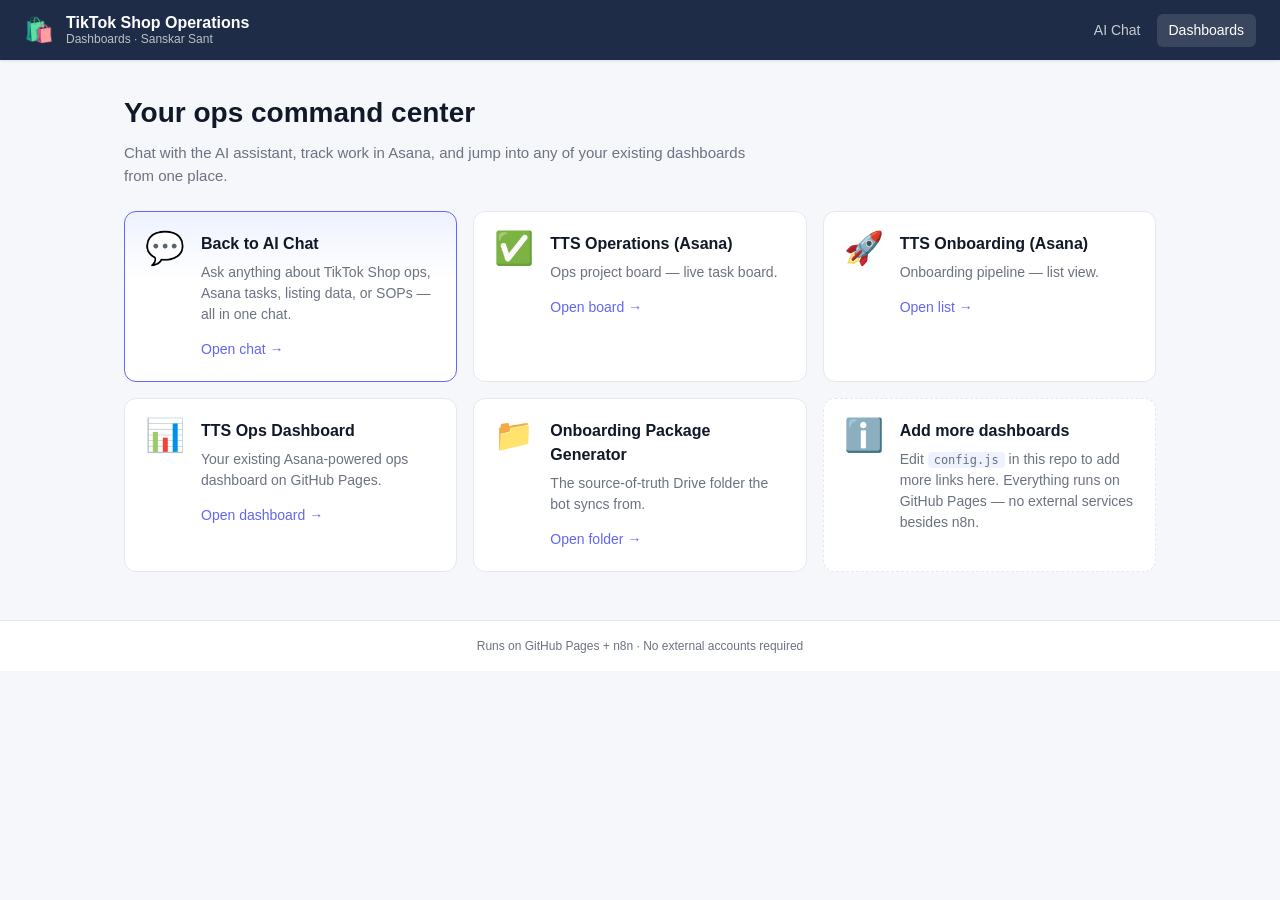
<file: hub.html>
<!doctype html>
<html lang="en">
  <head>
    <meta charset="utf-8" />
    <meta name="viewport" content="width=device-width, initial-scale=1" />
    <title>Dashboards · TikTok Shop Ops</title>
    <link rel="stylesheet" href="styles.css" />
    <link rel="icon" href="data:image/svg+xml,%3Csvg xmlns='http://www.w3.org/2000/svg' viewBox='0 0 100 100'%3E%3Ctext y='.9em' font-size='80'%3E🛍️%3C/text%3E%3C/svg%3E" />
  </head>
  <body>
    <header class="app-header">
      <div class="app-header__left">
        <span class="app-header__icon">🛍️</span>
        <div>
          <h1 class="app-header__title">TikTok Shop Operations</h1>
          <p class="app-header__subtitle">Dashboards · Sanskar Sant</p>
        </div>
      </div>
      <nav class="app-header__nav">
        <a href="index.html" class="app-header__link">AI Chat</a>
        <a href="hub.html" class="app-header__link app-header__link--active">Dashboards</a>
      </nav>
    </header>

    <main class="hub">
      <section class="hub__hero">
        <h2 class="hub__title">Your ops command center</h2>
        <p class="hub__lede">
          Chat with the AI assistant, track work in Asana, and jump into any of your existing dashboards from one place.
        </p>
      </section>

      <section class="hub__grid">
        <a class="tile tile--primary" href="index.html">
          <div class="tile__icon">💬</div>
          <div class="tile__body">
            <h3 class="tile__title">Back to AI Chat</h3>
            <p class="tile__desc">
              Ask anything about TikTok Shop ops, Asana tasks, listing data, or SOPs &mdash; all in one chat.
            </p>
            <span class="tile__cta">Open chat →</span>
          </div>
        </a>

        <a class="tile" href="https://app.asana.com/1/953966021734988/project/1209526689276182/board/1209526692754530" target="_blank" rel="noreferrer">
          <div class="tile__icon">✅</div>
          <div class="tile__body">
            <h3 class="tile__title">TTS Operations (Asana)</h3>
            <p class="tile__desc">Ops project board &mdash; live task board.</p>
            <span class="tile__cta">Open board →</span>
          </div>
        </a>

        <a class="tile" href="https://app.asana.com/1/953966021734988/project/1213113488679843/list/1213130686774220" target="_blank" rel="noreferrer">
          <div class="tile__icon">🚀</div>
          <div class="tile__body">
            <h3 class="tile__title">TTS Onboarding (Asana)</h3>
            <p class="tile__desc">Onboarding pipeline &mdash; list view.</p>
            <span class="tile__cta">Open list →</span>
          </div>
        </a>

        <a class="tile" href="https://sanskarsant-tts.github.io/tts-ops-dashboard/" target="_blank" rel="noreferrer">
          <div class="tile__icon">📊</div>
          <div class="tile__body">
            <h3 class="tile__title">TTS Ops Dashboard</h3>
            <p class="tile__desc">Your existing Asana-powered ops dashboard on GitHub Pages.</p>
            <span class="tile__cta">Open dashboard →</span>
          </div>
        </a>

        <a class="tile" href="https://drive.google.com/drive/folders/1kxAigwIOKtE3A8LPNMU0ghuT9Qv30Kx1" target="_blank" rel="noreferrer">
          <div class="tile__icon">📁</div>
          <div class="tile__body">
            <h3 class="tile__title">Onboarding Package Generator</h3>
            <p class="tile__desc">The source-of-truth Drive folder the bot syncs from.</p>
            <span class="tile__cta">Open folder →</span>
          </div>
        </a>

        <div class="tile tile--info">
          <div class="tile__icon">ℹ️</div>
          <div class="tile__body">
            <h3 class="tile__title">Add more dashboards</h3>
            <p class="tile__desc">
              Edit <code>config.js</code> in this repo to add more links here.
              Everything runs on GitHub Pages — no external services besides n8n.
            </p>
          </div>
        </div>
      </section>
    </main>

    <footer class="app-footer">
      <span>Runs on GitHub Pages + n8n · No external accounts required</span>
    </footer>

    <script src="config.js"></script>
    <script src="main.js"></script>
  </body>
</html>
</file>
<file: styles.css>
:root {
  --bg: #f6f7fb;
  --surface: #ffffff;
  --surface-hover: #f9fafb;
  --border: #e5e7eb;
  --fg: #111827;
  --muted: #6b7280;
  --accent: #6366f1;
  --accent-hover: #4f46e5;
  --accent-soft: #eef2ff;
  --primary-dark: #1e2c47;
}

* { box-sizing: border-box; }
html, body { margin: 0; padding: 0; height: 100%; }
body {
  font-family: -apple-system, BlinkMacSystemFont, "Segoe UI", Roboto, "Helvetica Neue", Arial, sans-serif;
  background: var(--bg);
  color: var(--fg);
  line-height: 1.5;
  -webkit-font-smoothing: antialiased;
}

.app-header {
  background: var(--primary-dark);
  color: white;
  padding: 12px 24px;
  display: flex;
  align-items: center;
  justify-content: space-between;
  box-shadow: 0 1px 3px rgba(0, 0, 0, 0.1);
  position: sticky;
  top: 0;
  z-index: 10;
}
.app-header__left {
  display: flex;
  align-items: center;
  gap: 12px;
}
.app-header__icon {
  font-size: 24px;
}
.app-header__title {
  font-size: 16px;
  font-weight: 600;
  margin: 0;
  line-height: 1.2;
}
.app-header__subtitle {
  font-size: 12px;
  opacity: 0.7;
  margin: 0;
  line-height: 1.2;
}
.app-header__nav {
  display: flex;
  gap: 4px;
}
.app-header__link {
  color: white;
  text-decoration: none;
  padding: 6px 12px;
  border-radius: 6px;
  font-size: 14px;
  opacity: 0.75;
  transition: all 0.15s;
}
.app-header__link:hover {
  opacity: 1;
  background: rgba(255, 255, 255, 0.08);
}
.app-header__link--active {
  opacity: 1;
  background: rgba(255, 255, 255, 0.12);
}

.hub {
  max-width: 1080px;
  margin: 0 auto;
  padding: 32px 24px 48px;
}
.hub__hero {
  margin-bottom: 24px;
}
.hub__title {
  font-size: 28px;
  font-weight: 700;
  margin: 0 0 8px;
}
.hub__lede {
  font-size: 15px;
  color: var(--muted);
  margin: 0;
  max-width: 640px;
}

.hub__grid {
  display: grid;
  grid-template-columns: repeat(auto-fit, minmax(280px, 1fr));
  gap: 16px;
}

.tile {
  display: flex;
  gap: 16px;
  padding: 20px;
  background: var(--surface);
  border: 1px solid var(--border);
  border-radius: 12px;
  text-decoration: none;
  color: inherit;
  transition: transform 0.15s, box-shadow 0.15s, border-color 0.15s;
}
a.tile:hover {
  transform: translateY(-2px);
  box-shadow: 0 6px 16px rgba(0, 0, 0, 0.06);
  border-color: var(--accent);
}
.tile--primary {
  border-color: var(--accent);
  background: linear-gradient(180deg, var(--accent-soft), var(--surface) 40%);
}
.tile--info {
  border-style: dashed;
}
.tile__icon {
  font-size: 32px;
  flex-shrink: 0;
  line-height: 1;
}
.tile__body { flex: 1; min-width: 0; }
.tile__title {
  font-size: 16px;
  font-weight: 600;
  margin: 0 0 6px;
}
.tile__desc {
  font-size: 14px;
  color: var(--muted);
  margin: 0 0 12px;
  line-height: 1.5;
}
.tile__cta {
  font-size: 14px;
  color: var(--accent);
  font-weight: 500;
}
.tile__body code {
  font-family: ui-monospace, SFMono-Regular, Menlo, monospace;
  background: var(--accent-soft);
  padding: 1px 6px;
  border-radius: 4px;
  font-size: 12px;
}

.app-footer {
  padding: 16px 24px;
  text-align: center;
  color: var(--muted);
  font-size: 12px;
  border-top: 1px solid var(--border);
  background: var(--surface);
}
</file>
